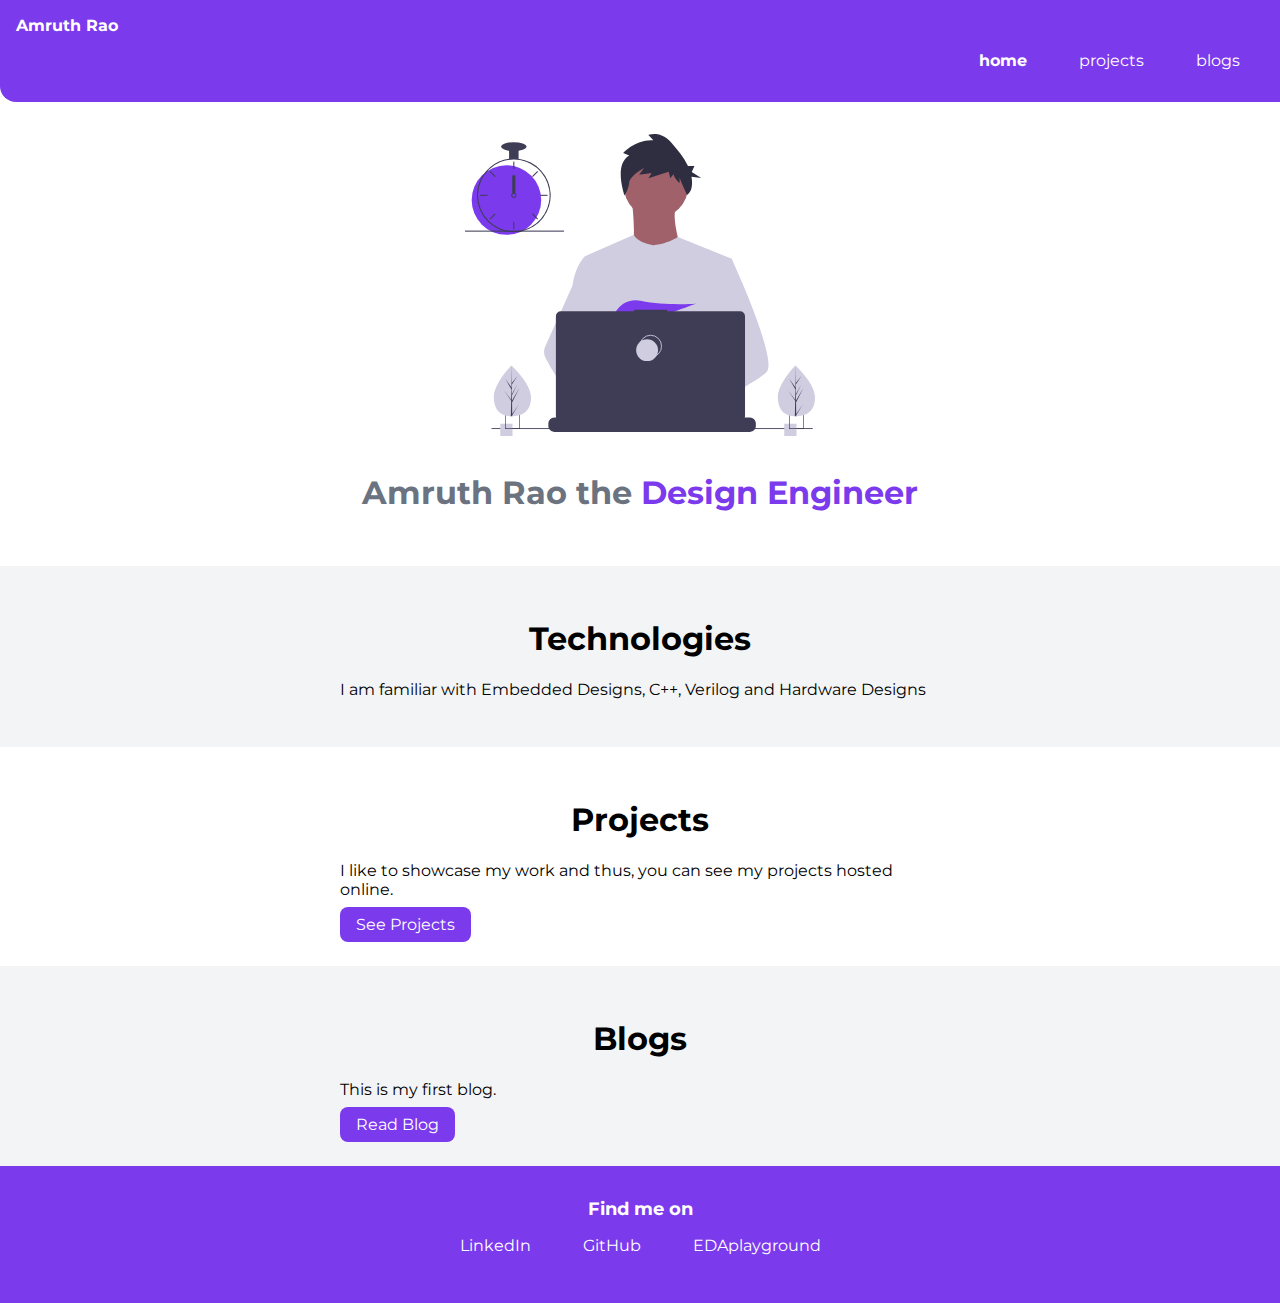
<file: index.html>
<!DOCTYPE html>
<html lang="en">
<head>
    <meta charset="UTF-8">
    <meta name="viewport" content="width=device-width, initial-scale=1.0">
    <title>Home | Amruth Portfolio</title>
</head>
<link href="styles.css" rel="stylesheet"/>
<body>
    <nav class="navigation">
        <div>
        <div class="nav-brand">Amruth Rao</div>
        <ul class="list-non-bullet nav-pills">
            <li class="list-item-inline">
                <a class="link link-active" href="/">home</a>
                
            </li >
            <li class="list-item-inline">
                <a class="link" href="/projects.html">projects</a>
                
            </li >
            <li class="list-item-inline ">
                <a class="link" href="/blogs.html">blogs</a>
            </li>
        </ul>
        </div>
        
    </nav>
    <header class="hero">
        <img class="hero-img"src="/images/Amruth.svg"/>
        <h1 class="hero-heading"> Amruth Rao the <span class="heading-inverted"> Design Engineer</span></h1>
    </header>
    <section class="section ow">
        <div class="container container-center">   
        <h1>Technologies</h1>
        <p>I am familiar with Embedded Designs, C++, Verilog and Hardware Designs</p>
        </div>
    </section>
    <section class="section">
        <div class="container container-center">   
        <h1>Projects</h1>
        <p>I like to showcase my work and thus, you can see my projects hosted online.</p>
        <a  class="link link-primary" href="/projects.html">See Projects</a>
        </div>
    </section>
    <section class="section ow">
        <div class="container container-center">   
        <h1>Blogs</h1>
        <p>This is my first blog.</p>
        <a  class="link link-primary" href="/blogs.html ">Read Blog</a>
        </div>
    </section>
    <footer>
        <div>
            <div class="footer-header">Find me on</div>
            <ul class="social-links list-non-bullet">
                
                <li class="list-item-inline">
                    <a class="link" href="https://www.linkedin.com/in/amruth-rao/">
                        LinkedIn
                    </a>
                </li>
                <li class="list-item-inline">
                    <a class="link" href="https://github.com/AmruthRao/">
                        GitHub
                    </a>
                </li>
                <li class="list-item-inline">
                    <a class="link" href="https://www.edaplayground.com/user/172669/">
                    EDAplayground</a>
                </li>
            </ul>
        </div>
    </footer>
</body>
</html>
</file>
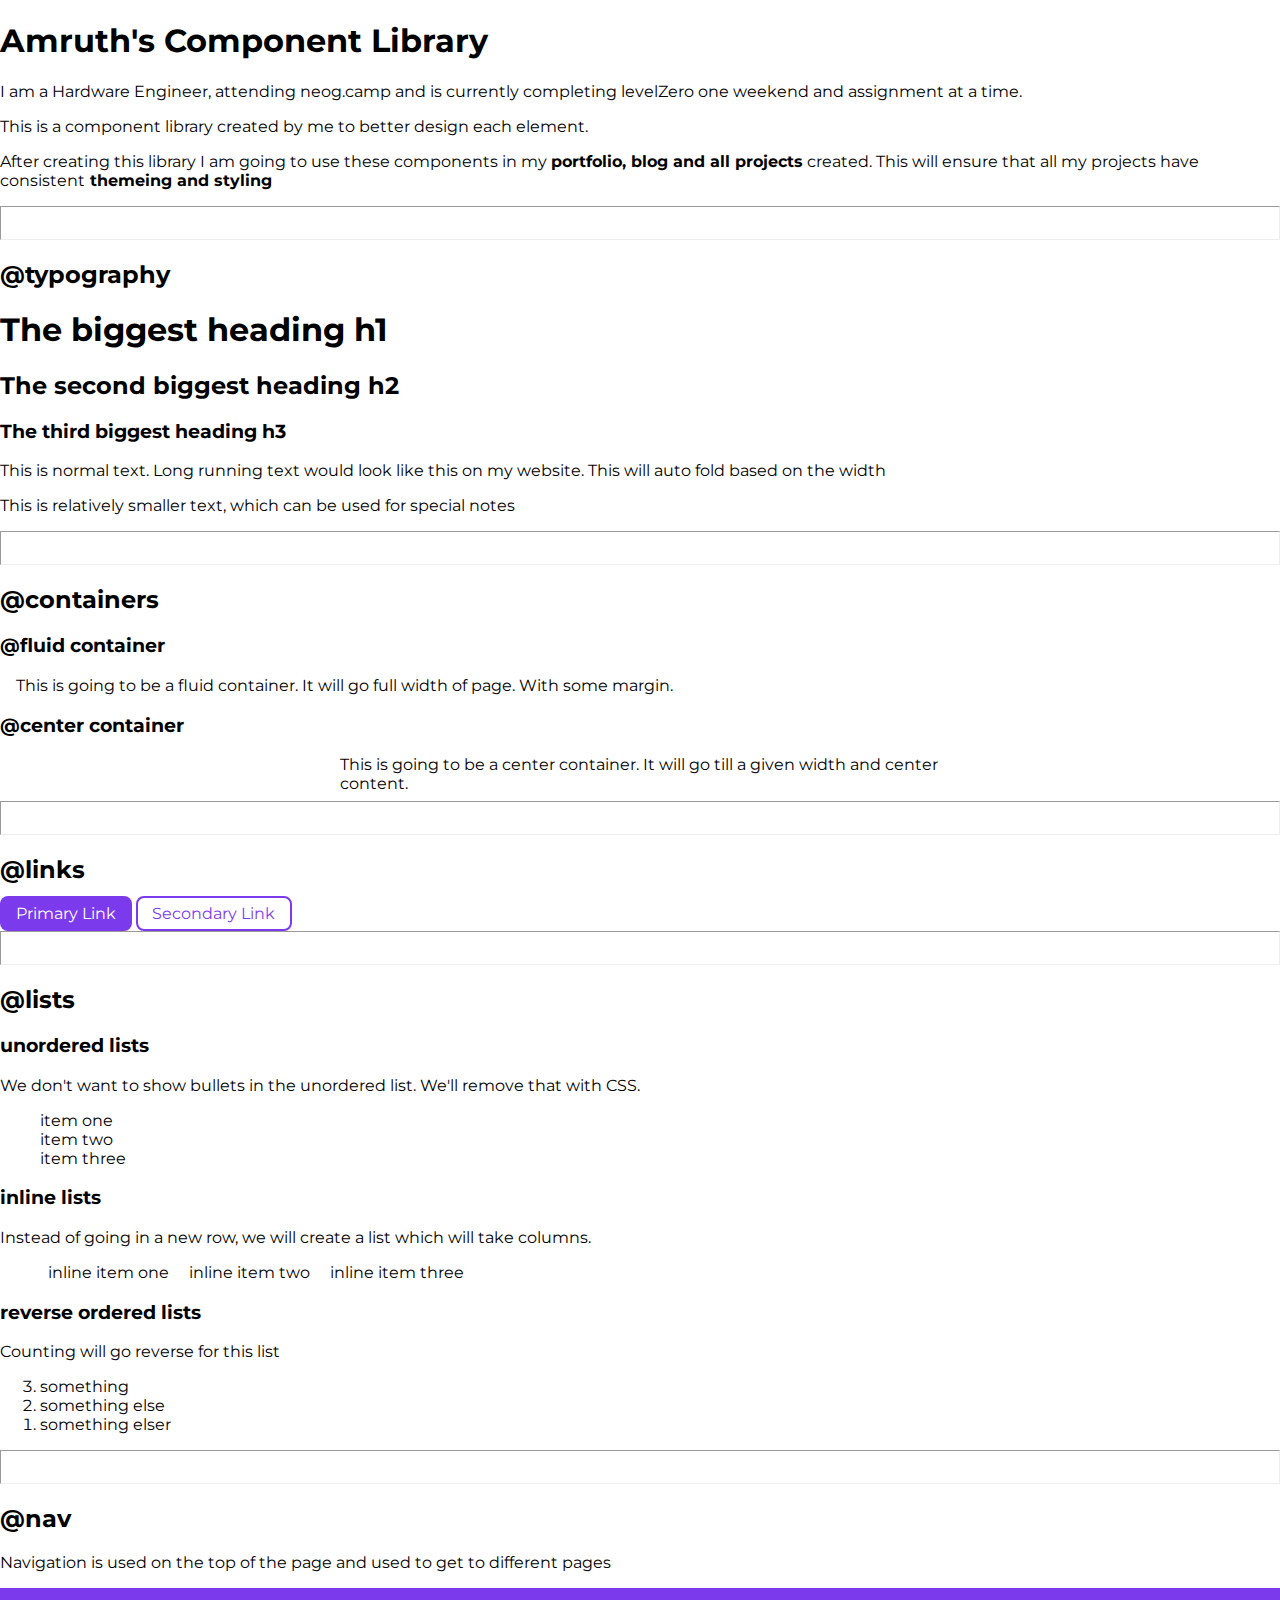
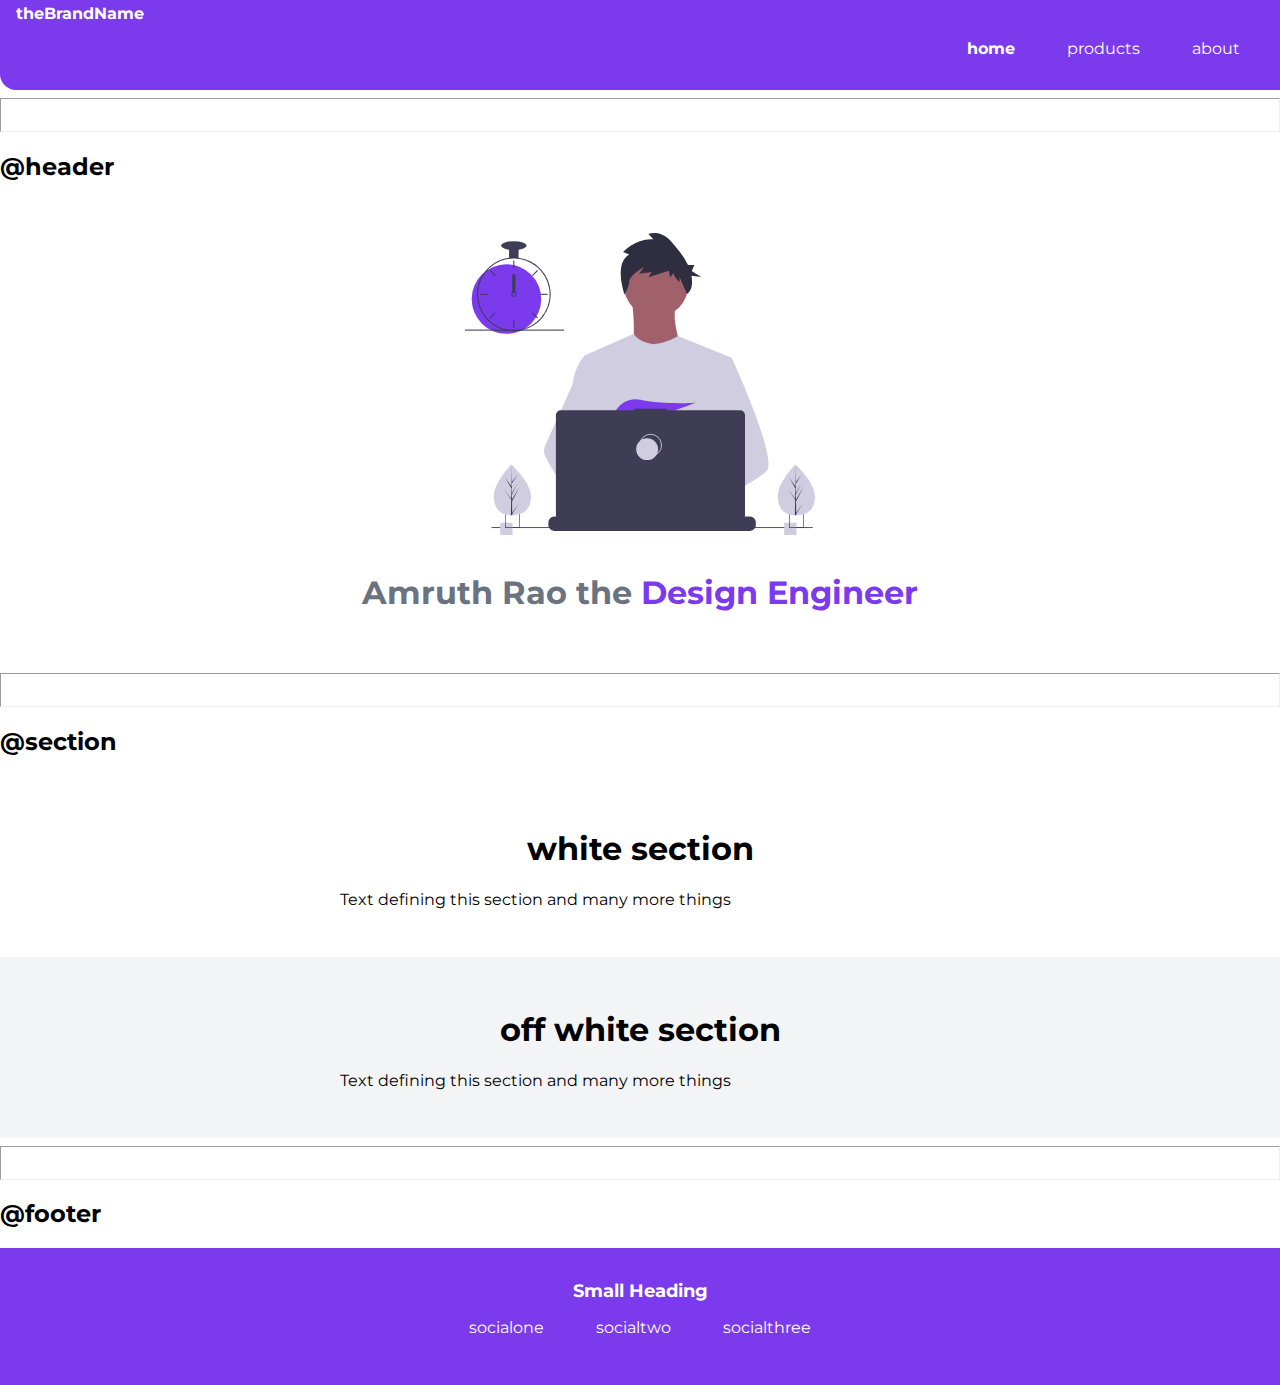
<file: lib/componentlibrary.html>
<!DOCTYPE html>
<html lang="en">

<head>
    <meta charset="UTF-8">
    <meta name="viewport" content="width=device-width, initial-scale=1.0">
    <title>Amruth Portfolio Component Library</title>
</head>
<link href="/styles.css" rel="stylesheet"/>

<body>
    <h1>Amruth's Component Library</h1>
    <p>I am a Hardware Engineer, attending neog.camp and is currently completing levelZero one
        weekend and assignment at a time.</p>
    <p>This is a component library created by me to better design each element.</p>
    <p>After creating this library I am going to use these components in my <strong>portfolio, blog and all
            projects</strong> created. This will ensure that all my projects have consistent<strong> themeing and
            styling</strong></p>
    
    <hr>

    <h2>@typography</h2>

    <h1>The biggest heading h1</h1>
    <h2>The second biggest heading h2</h2>
    <h3>The third biggest heading h3</h3>
    <p>This is normal text. Long running text would look like this on my website. This will auto fold based on the width</p>
    <p class="text-sm">This is relatively smaller text, which can be used for special notes</p>

    <hr>

    <h2>@containers </h2>

    <h3>@fluid container</h3>
    <div class="container container-fluid">
        This is going to be a fluid container. It will go full width of page. With some margin.
    </div>

    <h3>@center container</h3>
    <div class="container container-center">
        This is going to be a center container. It will go till a given width and center content.
    </div>

    <hr>

    <h2>@links</h2>

    <a  class="link link-primary" href="/"> Primary Link</a> <! ––a  class="primary-link" href="https://www.google.com/" -->
    <a  class="link-secondary" href="/"> Secondary Link</a>

    <hr>

    <h2>@lists</h2>

    <h3>unordered lists</h3>

    <p>We don't want to show bullets in the unordered list. We'll remove that with CSS.</p>

    <ul class="list-non-bullet">
        <li >item one</li>
        <li>item two</li>
        <li>item three</li>
    </ul>

    <h3>inline lists</h3>

    <p>Instead of going in a new row, we will create a list which will take columns.</p>

    <ul class="list-non-bullet">
        <li class="list-item-inline"> inline item one</li>
        <li class="list-item-inline"> inline item two</li>
        <li class="list-item-inline"> inline item three</li>
    </ul>

    <h3>reverse ordered lists</h3>

    <p>Counting will go reverse for this list </p>
    <ol reversed>
        <li>something</li>
        <li>something else</li>
        <li>something elser</li>
    </ol>

    <hr>

    <h2>@nav</h2>
    <p>Navigation is used on the top of the page and used to get to different pages</p>
    <nav class="navigation">
        <div>
        <div class="nav-brand">theBrandName</div>
        <ul class="list-non-bullet nav-pills">
            <li class="list-item-inline">
                <a class="link link-active" href="/">home</a>
                
            </li >
            <li class="list-item-inline">
                <a class="link" href="/">products</a>
                
            </li >
            <li class="list-item-inline ">
                <a class="link" href="/">about</a>
            </li>
        </ul>
        </div>
        
    </nav>
    <hr>


    <h2> @header </h2>

    <header class="hero">
        <img class="hero-img"src="/images/Amruth.svg"/>
        <h1 class="hero-heading"> Amruth Rao the <span class="heading-inverted"> Design Engineer</span></h1>
    </header>

    <hr />
    
    <h2> @section</h2>
    <section class="section">
        <div class="container container-center">
        <h1>white section</h1>
        <p>Text defining this section and many more things</p>
        </div>
    </section>
    <section class="section ow">
        <div class="container container-center">   
        <h1>off white section</h1>
        <p>Text defining this section and many more things</p>
        </div>
    </section>

    <hr>

    
    <h2>@footer</h2>
    <footer>
        <div>
            <div class="footer-header">Small Heading</div>
            <ul class="social-links list-non-bullet">
                <li class="list-item-inline">
                    <a class="link" href="/">
                    socialone
                </a>
                </li>
                <li class="list-item-inline">
                    <a class="link" href="/">
                        socialtwo
                    </a>
                </li>
                <li class="list-item-inline">
                    <a class="link" href="/">
                        socialthree
                    </a>
                </li>
            </ul>
        </div>
    </footer>

</body>

</html>
</file>
<file: styles.css>
@import url('https://fonts.googleapis.com/css2?family=Montserrat:wght@400;700&display=swap');

:root{
    --primary-color:#7C3AED;
    --dark-gray:#6B7280; 
    --off-white:#F3F4F6;
    
}
body{
    font-family: 'Montserrat', sans-serif;
    margin: 0%;
}
/**hr**/
hr{
    padding: 1rem;
}
/**Container**/

.container{
    padding-left: 1rem;
    padding-right: 1rem;

}
.container-center{
    max-width: 600px;
    margin : auto;
}

/**links**/

.link{
    text-decoration: none;
    padding: 0.5rem 1rem;
}
.link-primary{
    background-color: var(--primary-color);
    
    border-radius : 0.5rem;
    color: white;
}
.link-secondary{
   /** background-color: var(--primary-color);**/
   text-decoration: none;
    padding: 0.4rem 0.9rem;
   color: var(--primary-color);
    border-radius : 0.5rem;
    border: 2px solid var(--primary-color);
    
}

/**lists**/
.list-non-bullet{
    list-style: none;
}
.list-item-inline{
    display: inline;
    padding: 0rem 0.5rem;
}

/**navigation**/

.navigation{
    background-color: var(--primary-color);
    color:white;
    padding:1rem;
    border-bottom-left-radius: 1rem;
}
.navigation .link{
    color:white;
}

.navigation .nav-pills{
    text-align: right;
}

.navigation .nav-brand{
    font-weight: bold;
}
.navigation .link-active{
    font-weight: bold;
}

/*Header**/

.hero{
    padding:2rem;
}

.hero .hero-img{
    max-width: 350px;
    display:block;
    margin:auto;
}

.hero .hero-heading{
    color:var(--dark-gray);
    text-align: center;
    padding-top: 1rem;
}
.hero .hero-heading .heading-inverted{
    color:var(--primary-color);
}

/**sections**/


.section{
    padding:2rem;
}

.section h1{
    text-align: center;
}

.ow{
    background-color: var(--off-white);

}

/**footer*/

footer{
 background-color: var(--primary-color);
 color:white;
 padding:2rem 1rem;
 text-align:center;
}
footer .footer-header{
    font-weight: bold;
    font-size: large;
}
footer .link{
    color:white;
}
footer ul{
    padding-inline-start: 0%;
}
</file>
